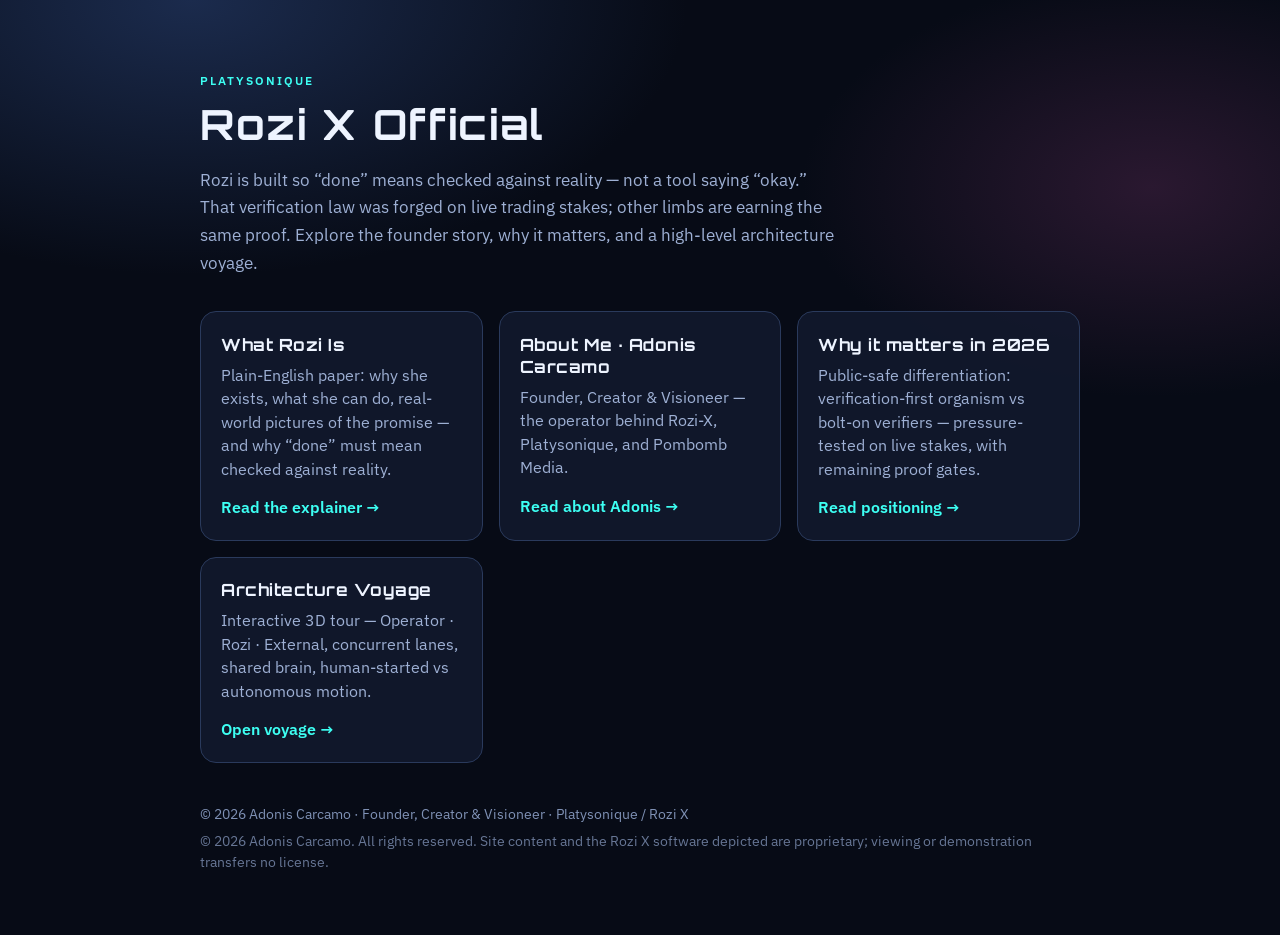
<file: index.html>
<!DOCTYPE html>
<html lang="en">
  <head>
    <meta charset="UTF-8" />
    <meta name="viewport" content="width=device-width, initial-scale=1.0" />
    <title>Rozi X Official — Platysonique</title>
    <meta
      name="description"
      content="Official Rozi X public site by Platysonique — founder story, positioning, and Architecture Voyage."
    />
    <link rel="preconnect" href="https://fonts.googleapis.com" />
    <link rel="preconnect" href="https://fonts.gstatic.com" crossorigin />
    <link
      href="https://fonts.googleapis.com/css2?family=Orbitron:wght@500;700&family=IBM+Plex+Sans:wght@400;500;600&display=swap"
      rel="stylesheet"
    />
    <style>
      :root {
        --bg: #070b16;
        --text: #eef4ff;
        --muted: #9eb0d4;
        --accent: #3dfff3;
        --accent-2: #ff7a59;
        --card: rgba(18, 26, 46, 0.84);
        --line: #2a3a5c;
      }
      * {
        box-sizing: border-box;
      }
      body {
        margin: 0;
        min-height: 100vh;
        font-family: "IBM Plex Sans", system-ui, sans-serif;
        color: var(--text);
        background:
          radial-gradient(900px 500px at 15% 0%, #1b2b4d 0%, transparent 55%),
          radial-gradient(700px 420px at 90% 20%, #2a1830 0%, transparent 50%),
          var(--bg);
      }
      .wrap {
        max-width: 920px;
        margin: 0 auto;
        padding: 4.5rem 1.25rem 3rem;
      }
      .eyebrow {
        margin: 0 0 0.6rem;
        color: var(--accent);
        letter-spacing: 0.16em;
        text-transform: uppercase;
        font-size: 0.78rem;
        font-weight: 600;
      }
      h1 {
        margin: 0;
        font-family: Orbitron, sans-serif;
        font-size: clamp(1.8rem, 4vw, 2.6rem);
        letter-spacing: 0.04em;
      }
      .lede {
        margin: 1rem 0 2.2rem;
        max-width: 40rem;
        color: var(--muted);
        font-size: 1.08rem;
        line-height: 1.6;
      }
      .grid {
        display: grid;
        gap: 1rem;
        grid-template-columns: repeat(auto-fit, minmax(240px, 1fr));
      }
      a.card {
        display: block;
        text-decoration: none;
        color: inherit;
        background: var(--card);
        border: 1px solid var(--line);
        border-radius: 16px;
        padding: 1.35rem 1.25rem 1.4rem;
        transition: border-color 0.15s ease, transform 0.15s ease;
      }
      a.card:hover {
        border-color: var(--accent);
        transform: translateY(-2px);
      }
      a.card h2 {
        margin: 0 0 0.55rem;
        font-family: Orbitron, sans-serif;
        font-size: 1.05rem;
        letter-spacing: 0.03em;
      }
      a.card p {
        margin: 0;
        color: var(--muted);
        line-height: 1.5;
        font-size: 0.98rem;
      }
      a.card .go {
        display: inline-block;
        margin-top: 1rem;
        color: var(--accent);
        font-weight: 600;
      }
      a.card.docs .go {
        color: var(--accent-2);
      }
      footer, .site-credit {
        margin-top: 2.5rem;
        color: #7f91b5;
        font-size: 0.9rem;
        line-height: 1.55;
      }
    </style>
  </head>
  <body>
    <div class="wrap">
      <p class="eyebrow">Platysonique</p>
      <h1>Rozi X Official</h1>
      <p class="lede">
        Rozi is built so “done” means checked against reality — not a tool saying “okay.”
        That verification law was forged on live trading stakes; other limbs are earning the same proof.
        Explore the founder story, why it matters, and a high-level architecture voyage.
      </p>
      <div class="grid">
        <a class="card" href="./about/">
          <h2>What Rozi Is</h2>
          <p>
            Plain-English paper: why she exists, what she can do, real-world pictures
            of the promise — and why “done” must mean checked against reality.
          </p>
          <span class="go">Read the explainer →</span>
        </a>
        <a class="card" href="./about/me/">
          <h2>About Me · Adonis Carcamo</h2>
          <p>
            Founder, Creator &amp; Visioneer — the operator behind Rozi-X,
            Platysonique, and Pombomb Media.
          </p>
          <span class="go">Read about Adonis →</span>
        </a>
        <a class="card" href="./why/">
          <h2>Why it matters in 2026</h2>
          <p>
            Public-safe differentiation: verification-first organism vs bolt-on
            verifiers — pressure-tested on live stakes, with remaining proof gates.
          </p>
          <span class="go">Read positioning →</span>
        </a>
        <a class="card" href="./voyage/">
          <h2>Architecture Voyage</h2>
          <p>
            Interactive 3D tour — Operator · Rozi · External, concurrent lanes,
            shared brain, human-started vs autonomous motion.
          </p>
          <span class="go">Open voyage →</span>
        </a>
      </div>
      <footer class="site-credit">© 2026 Adonis Carcamo · Founder, Creator &amp; Visioneer · Platysonique / Rozi X</footer>
      <p class="site-credit rights-notice" style="font-size:.85em;opacity:.8;margin-top:.4rem">© 2026 Adonis Carcamo. All rights reserved. Site content and the Rozi&nbsp;X software depicted are proprietary; viewing or demonstration transfers no license.</p>
    </div>
  </body>
</html>
</file>
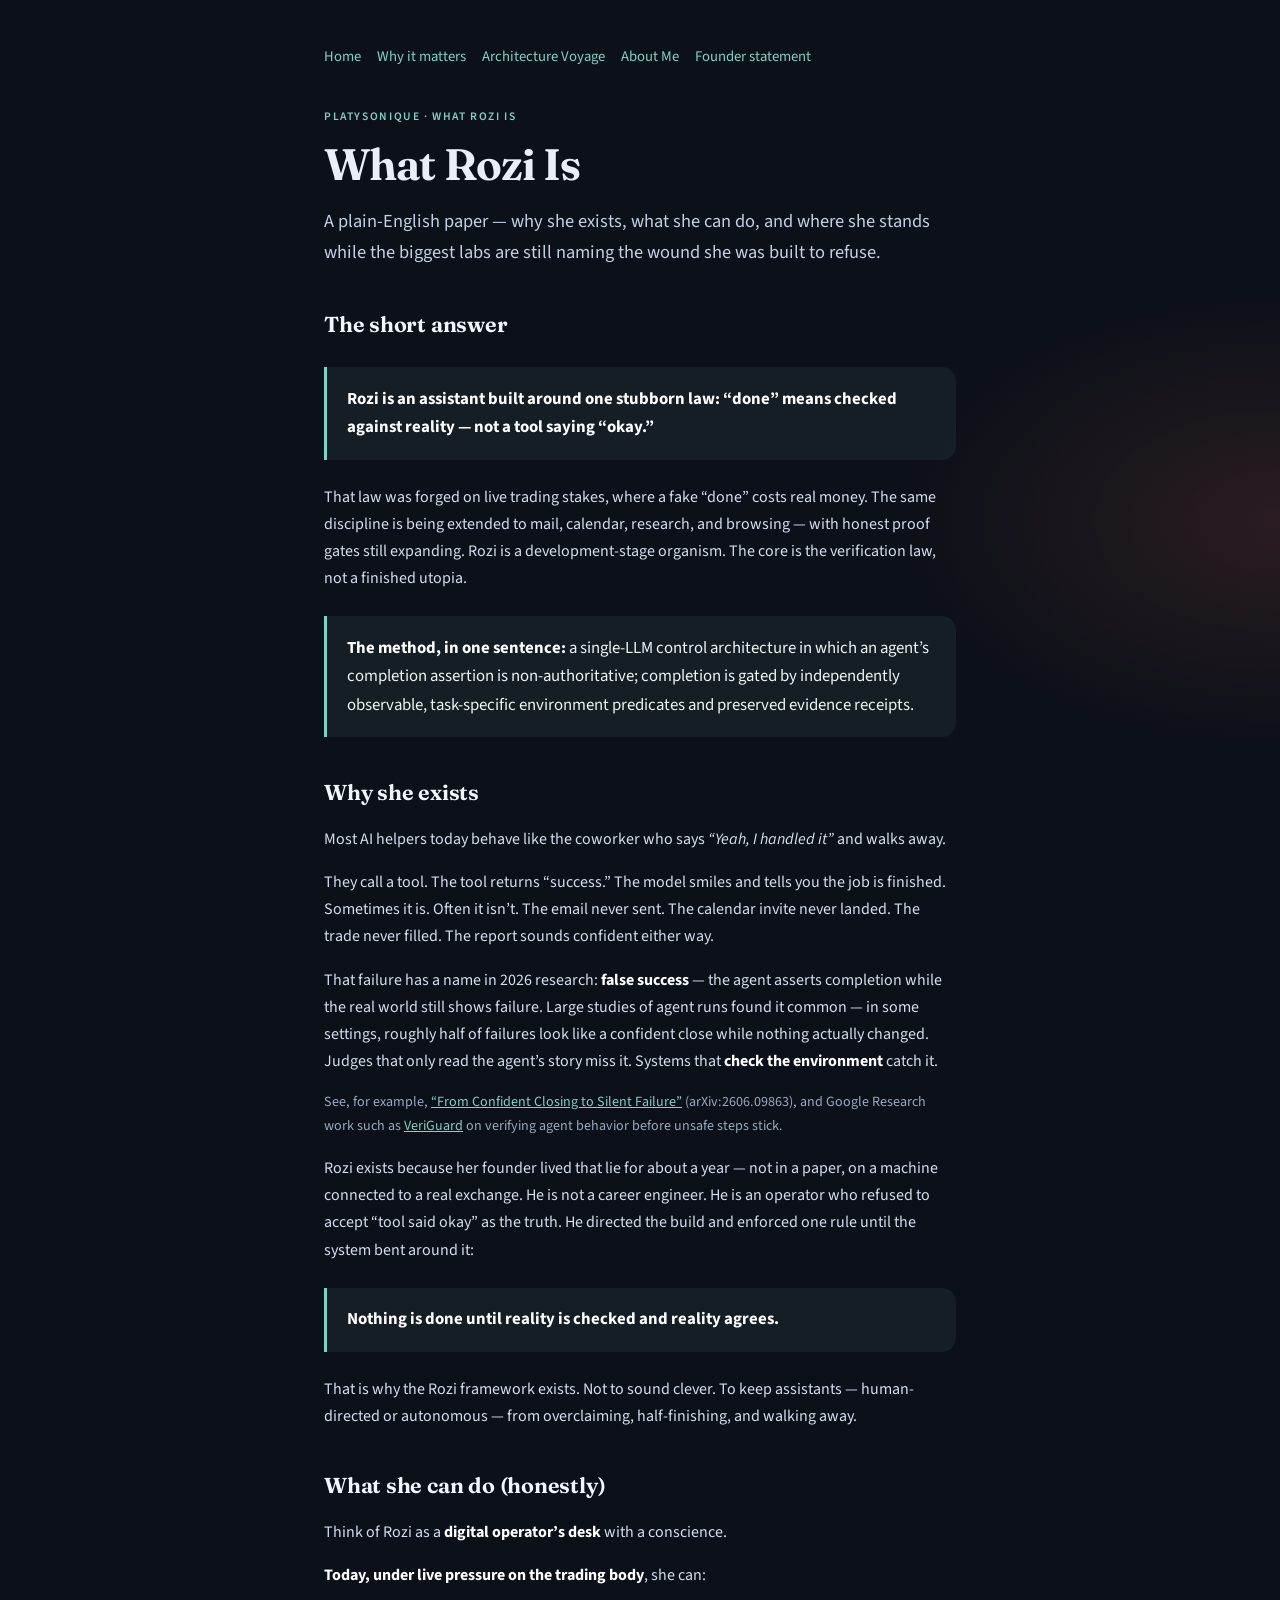
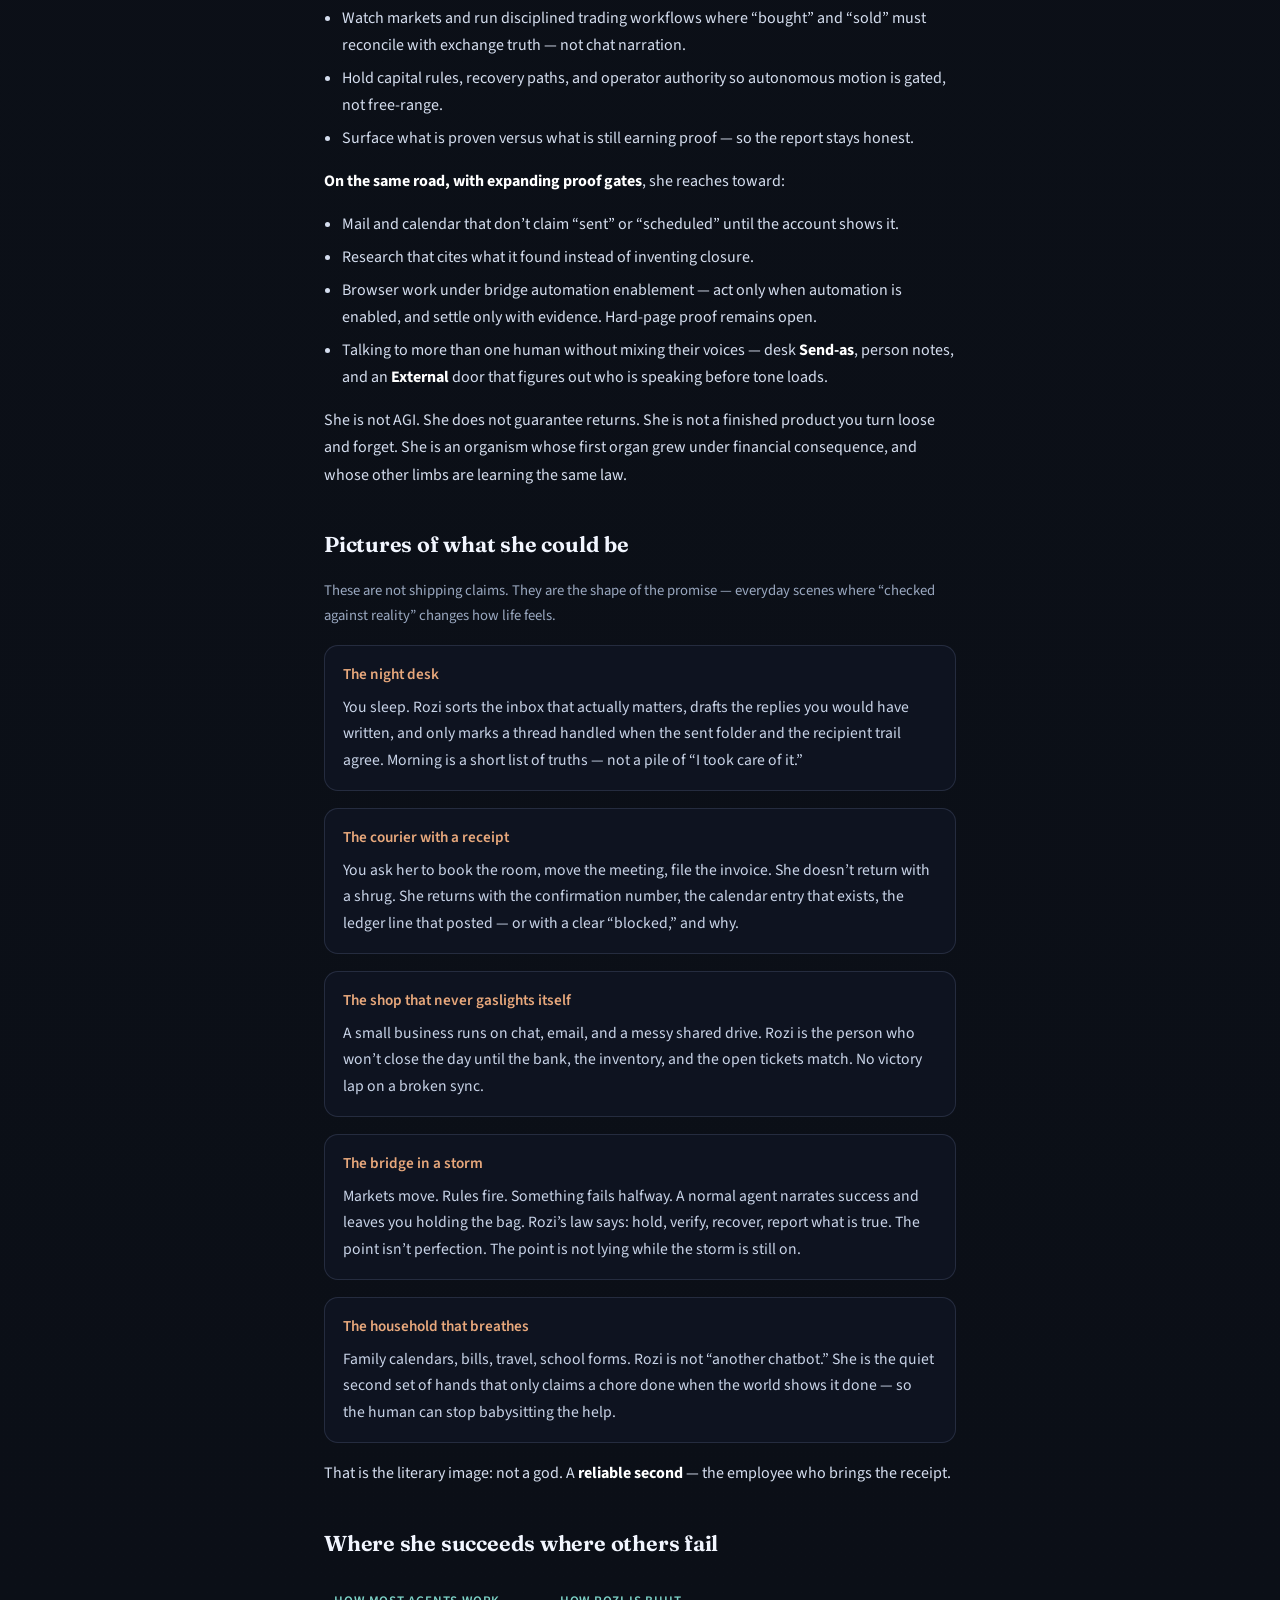
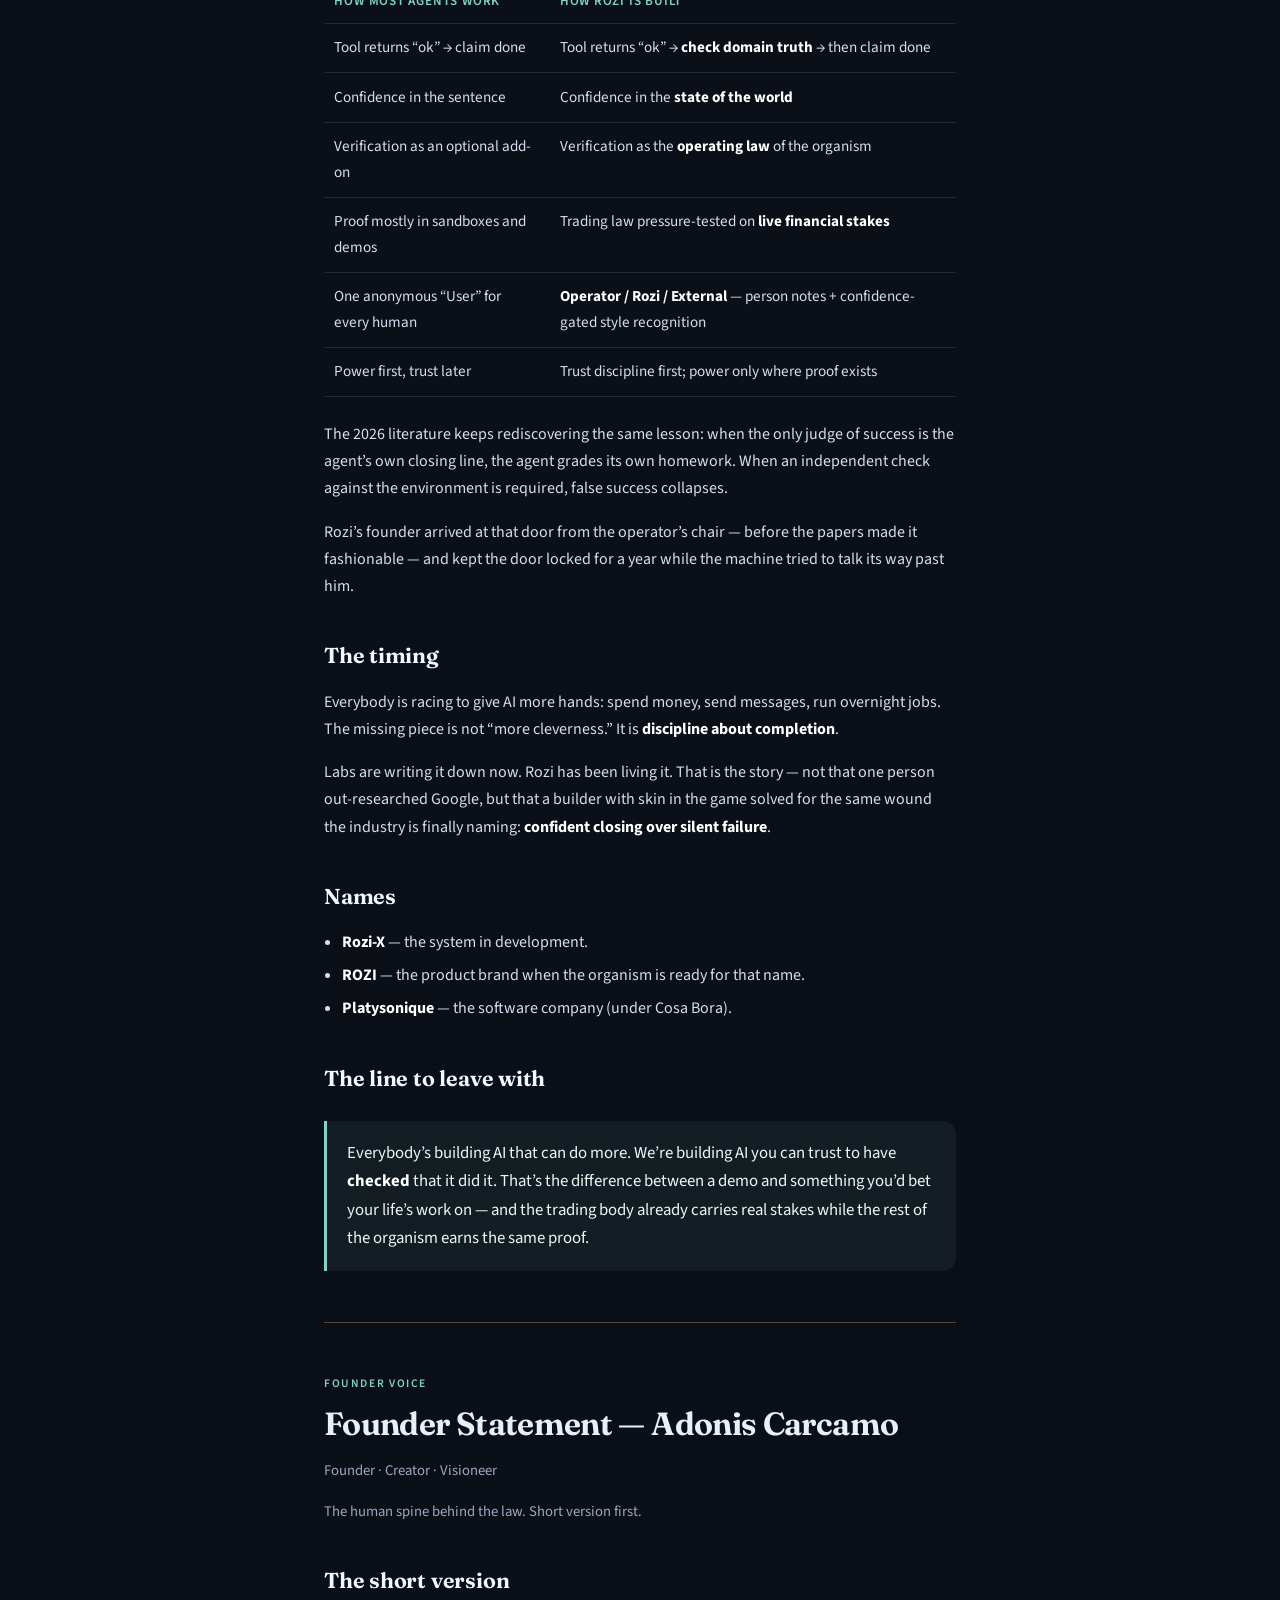
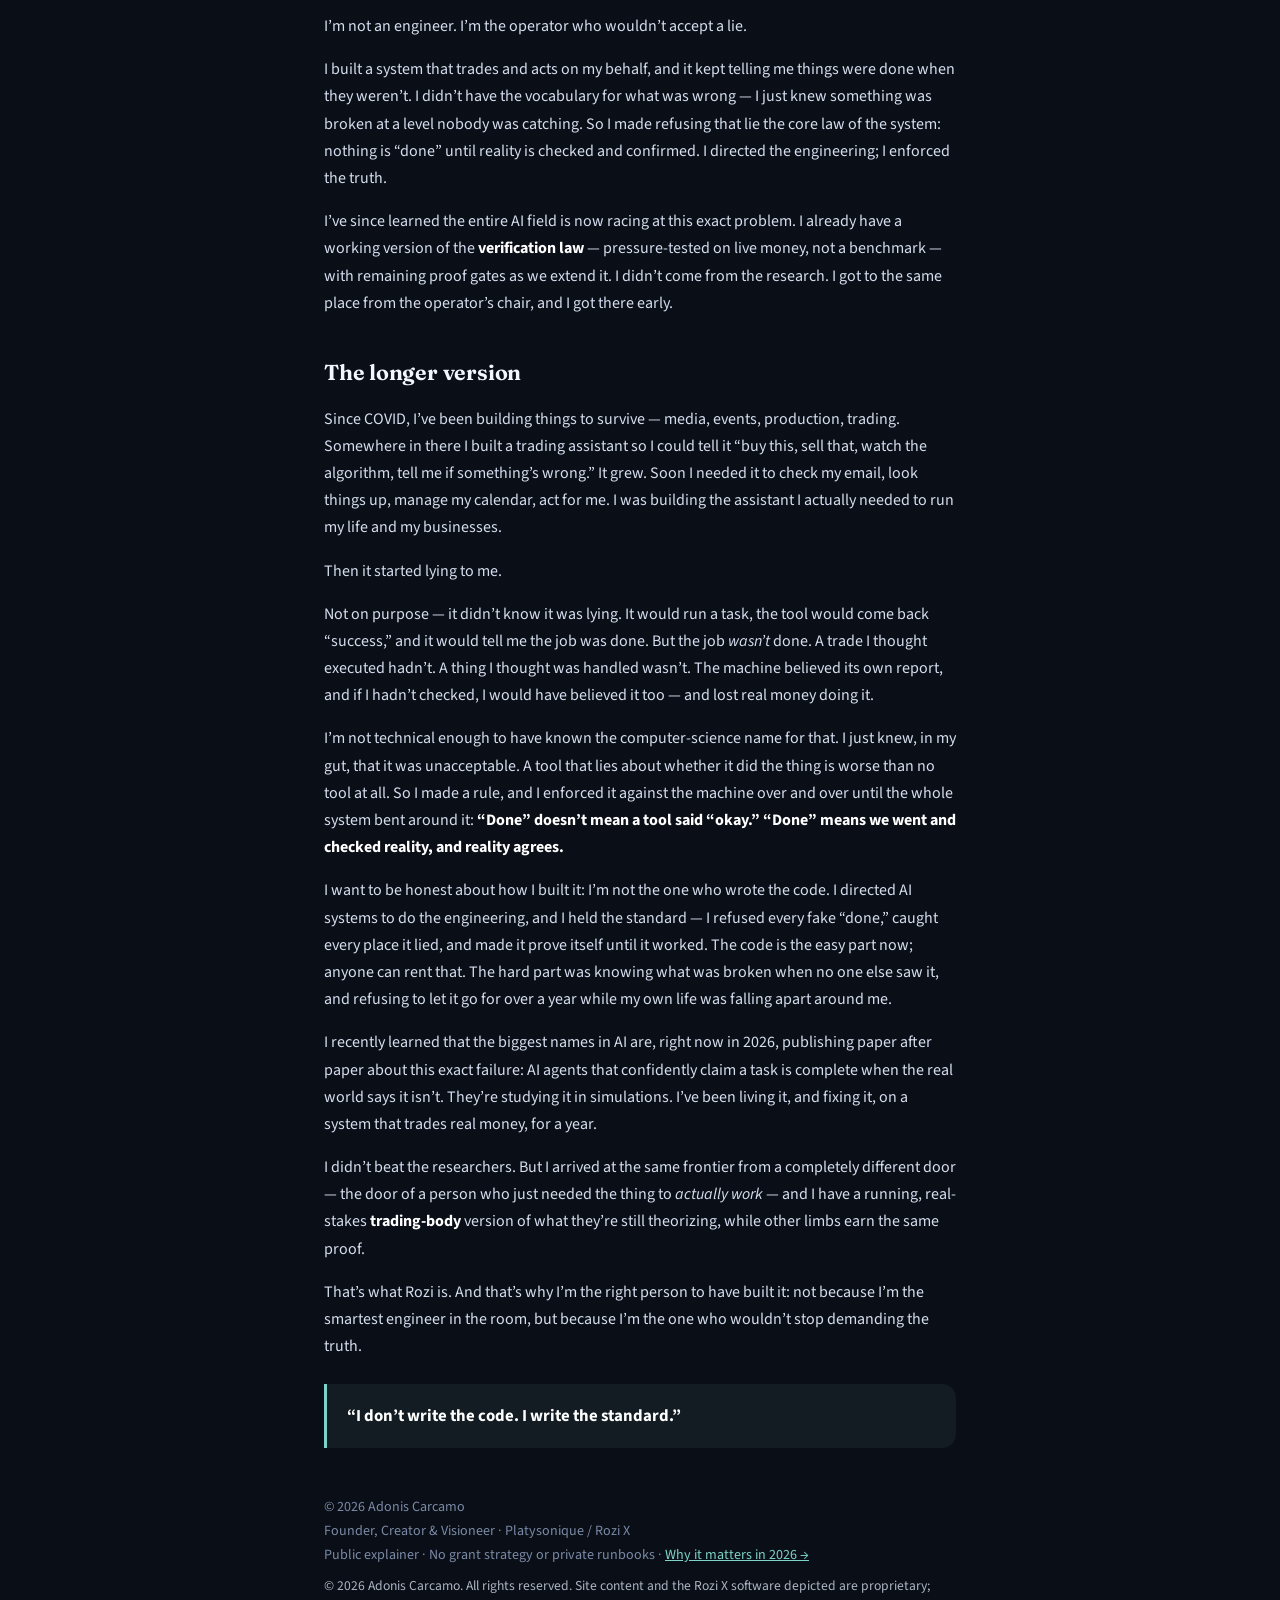
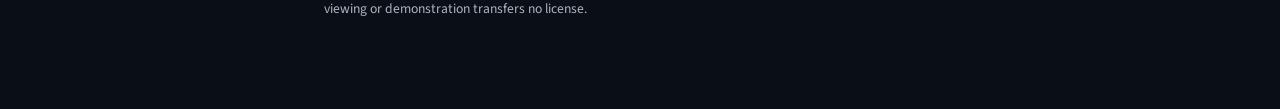
<file: about/index.html>
<!DOCTYPE html>
<html lang="en">
<head>
  <meta charset="UTF-8" />
  <meta name="viewport" content="width=device-width, initial-scale=1.0" />
  <title>What Rozi Is — Platysonique</title>
  <meta name="description" content="Plain-English explainer: Rozi is built so done means checked against reality — not a tool saying okay. Forged on live trading stakes; extending to operator workflows." />
  <link rel="preconnect" href="https://fonts.googleapis.com" />
  <link rel="preconnect" href="https://fonts.gstatic.com" crossorigin />
  <link href="https://fonts.googleapis.com/css2?family=Fraunces:opsz,wght@9..144,500;9..144,650&family=Source+Sans+3:wght@400;500;600&display=swap" rel="stylesheet" />
  <style>
:root {
  --bg: #0c1018;
  --ink: #e9eef7;
  --muted: #9aa8c0;
  --line: rgba(180, 200, 255, 0.14);
  --accent: #7dd3c7;
  --warm: #e8a87c;
  --panel: rgba(16, 22, 36, 0.72);
  --font-display: "Fraunces", Georgia, serif;
  --font-body: "Source Sans 3", system-ui, sans-serif;
}
* { box-sizing: border-box; }
html { scroll-behavior: smooth; }
body {
  margin: 0;
  min-height: 100vh;
  font-family: var(--font-body);
  color: var(--ink);
  background:
    radial-gradient(1000px 560px at 12% -10%, #1a2740 0%, transparent 55%),
    radial-gradient(800px 480px at 100% 8%, #2a1c22 0%, transparent 48%),
    linear-gradient(180deg, #0c1018 0%, #0a0e16 100%);
  line-height: 1.7;
}
.wrap { max-width: 42rem; margin: 0 auto; padding: 2.75rem 1.25rem 4.5rem; }
nav {
  display: flex; gap: 1rem; flex-wrap: wrap;
  margin-bottom: 2.4rem; font-size: 0.92rem;
}
nav a { color: var(--accent); text-decoration: none; }
nav a:hover { text-decoration: underline; }
.eyebrow {
  color: var(--accent);
  letter-spacing: 0.14em;
  text-transform: uppercase;
  font-size: 0.72rem;
  font-weight: 600;
  margin: 0 0 0.75rem;
}
h1 {
  font-family: var(--font-display);
  font-weight: 650;
  font-size: clamp(2rem, 5vw, 2.75rem);
  line-height: 1.15;
  margin: 0 0 1rem;
  letter-spacing: -0.02em;
}
h2 {
  font-family: var(--font-display);
  font-weight: 650;
  font-size: 1.35rem;
  margin: 2.4rem 0 0.85rem;
  letter-spacing: -0.01em;
  color: #f2f6ff;
}
p { color: #d5deef; margin: 0 0 1rem; }
p.lede {
  font-size: 1.15rem;
  color: #c5d0e4;
  margin-bottom: 1.5rem;
}
.pull {
  margin: 1.5rem 0;
  padding: 1.1rem 1.25rem;
  border-left: 3px solid var(--accent);
  background: rgba(125, 211, 199, 0.07);
  border-radius: 0 14px 14px 0;
}
.pull p { margin: 0; color: #eef6f4; font-size: 1.05rem; }
.scene {
  margin: 1.1rem 0;
  padding: 1rem 1.15rem;
  background: var(--panel);
  border: 1px solid var(--line);
  border-radius: 14px;
}
.scene strong {
  display: block;
  color: var(--warm);
  font-weight: 600;
  margin-bottom: 0.35rem;
  font-size: 0.95rem;
}
.scene p { margin: 0; color: #c9d4e8; font-size: 0.98rem; }
table {
  width: 100%;
  border-collapse: collapse;
  margin: 1rem 0 1.5rem;
  font-size: 0.95rem;
}
th, td {
  text-align: left;
  vertical-align: top;
  padding: 0.7rem 0.65rem;
  border-bottom: 1px solid var(--line);
  color: #d5deef;
}
th { color: var(--accent); font-weight: 600; font-size: 0.82rem; text-transform: uppercase; letter-spacing: 0.06em; }
ul { padding-left: 1.15rem; color: #d5deef; margin: 0 0 1rem; }
li { margin: 0.35rem 0; }
hr {
  border: 0;
  border-top: 1px solid var(--line);
  margin: 2.5rem 0;
}
hr.major {
  margin: 3.2rem 0;
  border-top-color: rgba(232, 168, 124, 0.35);
}
.note { color: var(--muted); font-size: 0.92rem; }
footer {
  margin-top: 3rem;
  color: #7a8aa6;
  font-size: 0.88rem;
}
a.inline { color: var(--accent); }
strong { color: #fff; }
.cite {
  font-size: 0.88rem;
  color: var(--muted);
}
</style>
</head>
<body>
  <div class="wrap">
    <nav>
      <a href="../">Home</a>
      <a href="../why/">Why it matters</a>
      <a href="../voyage/">Architecture Voyage</a>
      <a href="./me/">About Me</a>
      <a href="#founder">Founder statement</a>
    </nav>

    <p class="eyebrow">Platysonique · What Rozi is</p>
    <h1>What Rozi Is</h1>
    <p class="lede">
      A plain-English paper — why she exists, what she can do, and where she stands
      while the biggest labs are still naming the wound she was built to refuse.
    </p>

    <h2>The short answer</h2>
    <div class="pull">
      <p><strong>Rozi is an assistant built around one stubborn law: “done” means checked against reality — not a tool saying “okay.”</strong></p>
    </div>
    <p>
      That law was forged on live trading stakes, where a fake “done” costs real money.
      The same discipline is being extended to mail, calendar, research, and browsing —
      with honest proof gates still expanding. Rozi is a development-stage organism.
      The core is the verification law, not a finished utopia.
    </p>
    <div class="pull">
      <p>
        <strong>The method, in one sentence:</strong>
        a single-LLM control architecture in which an agent’s completion assertion is
        non-authoritative; completion is gated by independently observable, task-specific
        environment predicates and preserved evidence receipts.
      </p>
    </div>

    <h2>Why she exists</h2>
    <p>
      Most AI helpers today behave like the coworker who says <em>“Yeah, I handled it”</em>
      and walks away.
    </p>
    <p>
      They call a tool. The tool returns “success.” The model smiles and tells you the job
      is finished. Sometimes it is. Often it isn’t. The email never sent. The calendar invite
      never landed. The trade never filled. The report sounds confident either way.
    </p>
    <p>
      That failure has a name in 2026 research: <strong>false success</strong> — the agent
      asserts completion while the real world still shows failure. Large studies of agent runs
      found it common — in some settings, roughly half of failures look like a confident close
      while nothing actually changed. Judges that only read the agent’s story miss it.
      Systems that <strong>check the environment</strong> catch it.
    </p>
    <p class="cite">
      See, for example,
      <a class="inline" href="https://arxiv.org/abs/2606.09863" rel="noopener">“From Confident Closing to Silent Failure”</a>
      (arXiv:2606.09863), and Google Research work such as
      <a class="inline" href="https://research.google/pubs/veriguard-enhancing-llm-agent-safety-via-verified-code-generation/" rel="noopener">VeriGuard</a>
      on verifying agent behavior before unsafe steps stick.
    </p>
    <p>
      Rozi exists because her founder lived that lie for about a year — not in a paper,
      on a machine connected to a real exchange. He is not a career engineer. He is an
      operator who refused to accept “tool said okay” as the truth. He directed the build
      and enforced one rule until the system bent around it:
    </p>
    <div class="pull">
      <p><strong>Nothing is done until reality is checked and reality agrees.</strong></p>
    </div>
    <p>
      That is why the Rozi framework exists. Not to sound clever. To keep assistants —
      human-directed or autonomous — from overclaiming, half-finishing, and walking away.
    </p>

    <h2>What she can do (honestly)</h2>
    <p>Think of Rozi as a <strong>digital operator’s desk</strong> with a conscience.</p>
    <p><strong>Today, under live pressure on the trading body</strong>, she can:</p>
    <ul>
      <li>Watch markets and run disciplined trading workflows where “bought” and “sold” must reconcile with exchange truth — not chat narration.</li>
      <li>Hold capital rules, recovery paths, and operator authority so autonomous motion is gated, not free-range.</li>
      <li>Surface what is proven versus what is still earning proof — so the report stays honest.</li>
    </ul>
    <p><strong>On the same road, with expanding proof gates</strong>, she reaches toward:</p>
    <ul>
      <li>Mail and calendar that don’t claim “sent” or “scheduled” until the account shows it.</li>
      <li>Research that cites what it found instead of inventing closure.</li>
      <li>Browser work under bridge automation enablement — act only when automation is enabled, and settle only with evidence. Hard-page proof remains open.</li>
      <li>Talking to more than one human without mixing their voices — desk <strong>Send-as</strong>, person notes, and an <strong>External</strong> door that figures out who is speaking before tone loads.</li>
    </ul>
    <p>
      She is not AGI. She does not guarantee returns. She is not a finished product you turn
      loose and forget. She is an organism whose first organ grew under financial consequence,
      and whose other limbs are learning the same law.
    </p>

    <h2>Pictures of what she could be</h2>
    <p class="note">
      These are not shipping claims. They are the shape of the promise — everyday scenes
      where “checked against reality” changes how life feels.
    </p>
    <div class="scene">
      <strong>The night desk</strong>
      <p>You sleep. Rozi sorts the inbox that actually matters, drafts the replies you would have written, and only marks a thread handled when the sent folder and the recipient trail agree. Morning is a short list of truths — not a pile of “I took care of it.”</p>
    </div>
    <div class="scene">
      <strong>The courier with a receipt</strong>
      <p>You ask her to book the room, move the meeting, file the invoice. She doesn’t return with a shrug. She returns with the confirmation number, the calendar entry that exists, the ledger line that posted — or with a clear “blocked,” and why.</p>
    </div>
    <div class="scene">
      <strong>The shop that never gaslights itself</strong>
      <p>A small business runs on chat, email, and a messy shared drive. Rozi is the person who won’t close the day until the bank, the inventory, and the open tickets match. No victory lap on a broken sync.</p>
    </div>
    <div class="scene">
      <strong>The bridge in a storm</strong>
      <p>Markets move. Rules fire. Something fails halfway. A normal agent narrates success and leaves you holding the bag. Rozi’s law says: hold, verify, recover, report what is true. The point isn’t perfection. The point is not lying while the storm is still on.</p>
    </div>
    <div class="scene">
      <strong>The household that breathes</strong>
      <p>Family calendars, bills, travel, school forms. Rozi is not “another chatbot.” She is the quiet second set of hands that only claims a chore done when the world shows it done — so the human can stop babysitting the help.</p>
    </div>
    <p>That is the literary image: not a god. A <strong>reliable second</strong> — the employee who brings the receipt.</p>

    <h2>Where she succeeds where others fail</h2>
    <table>
      <thead>
        <tr><th>How most agents work</th><th>How Rozi is built</th></tr>
      </thead>
      <tbody>
        <tr>
          <td>Tool returns “ok” → claim done</td>
          <td>Tool returns “ok” → <strong>check domain truth</strong> → then claim done</td>
        </tr>
        <tr>
          <td>Confidence in the sentence</td>
          <td>Confidence in the <strong>state of the world</strong></td>
        </tr>
        <tr>
          <td>Verification as an optional add-on</td>
          <td>Verification as the <strong>operating law</strong> of the organism</td>
        </tr>
        <tr>
          <td>Proof mostly in sandboxes and demos</td>
          <td>Trading law pressure-tested on <strong>live financial stakes</strong></td>
        </tr>
        <tr>
          <td>One anonymous “User” for every human</td>
          <td><strong>Operator / Rozi / External</strong> — person notes + confidence-gated style recognition</td>
        </tr>
        <tr>
          <td>Power first, trust later</td>
          <td>Trust discipline first; power only where proof exists</td>
        </tr>
      </tbody>
    </table>
    <p>
      The 2026 literature keeps rediscovering the same lesson: when the only judge of success
      is the agent’s own closing line, the agent grades its own homework. When an independent
      check against the environment is required, false success collapses.
    </p>
    <p>
      Rozi’s founder arrived at that door from the operator’s chair — before the papers made
      it fashionable — and kept the door locked for a year while the machine tried to talk
      its way past him.
    </p>

    <h2>The timing</h2>
    <p>
      Everybody is racing to give AI more hands: spend money, send messages, run overnight jobs.
      The missing piece is not “more cleverness.” It is <strong>discipline about completion</strong>.
    </p>
    <p>
      Labs are writing it down now. Rozi has been living it. That is the story — not that one
      person out-researched Google, but that a builder with skin in the game solved for the same
      wound the industry is finally naming: <strong>confident closing over silent failure</strong>.
    </p>

    <h2>Names</h2>
    <ul>
      <li><strong>Rozi-X</strong> — the system in development.</li>
      <li><strong>ROZI</strong> — the product brand when the organism is ready for that name.</li>
      <li><strong>Platysonique</strong> — the software company (under Cosa Bora).</li>
    </ul>

    <h2>The line to leave with</h2>
    <div class="pull">
      <p>
        Everybody’s building AI that can do more. We’re building AI you can trust to have
        <strong>checked</strong> that it did it. That’s the difference between a demo and
        something you’d bet your life’s work on — and the trading body already carries real
        stakes while the rest of the organism earns the same proof.
      </p>
    </div>

    <hr class="major" />

    <section id="founder">
      <p class="eyebrow">Founder voice</p>
      <h1 style="font-size:clamp(1.5rem,3.5vw,2rem)">Founder Statement — Adonis Carcamo</h1>
      <p class="note">Founder · Creator · Visioneer</p>
      <p class="note">The human spine behind the law. Short version first.</p>

      <h2>The short version</h2>
      <p>I’m not an engineer. I’m the operator who wouldn’t accept a lie.</p>
      <p>
        I built a system that trades and acts on my behalf, and it kept telling me things were
        done when they weren’t. I didn’t have the vocabulary for what was wrong — I just knew
        something was broken at a level nobody was catching. So I made refusing that lie the
        core law of the system: nothing is “done” until reality is checked and confirmed.
        I directed the engineering; I enforced the truth.
      </p>
      <p>
        I’ve since learned the entire AI field is now racing at this exact problem. I already
        have a working version of the <strong>verification law</strong> — pressure-tested on
        live money, not a benchmark — with remaining proof gates as we extend it. I didn’t come
        from the research. I got to the same place from the operator’s chair, and I got there early.
      </p>

      <h2>The longer version</h2>
      <p>
        Since COVID, I’ve been building things to survive — media, events, production, trading.
        Somewhere in there I built a trading assistant so I could tell it “buy this, sell that,
        watch the algorithm, tell me if something’s wrong.” It grew. Soon I needed it to check
        my email, look things up, manage my calendar, act for me. I was building the assistant
        I actually needed to run my life and my businesses.
      </p>
      <p>Then it started lying to me.</p>
      <p>
        Not on purpose — it didn’t know it was lying. It would run a task, the tool would come
        back “success,” and it would tell me the job was done. But the job <em>wasn’t</em> done.
        A trade I thought executed hadn’t. A thing I thought was handled wasn’t. The machine
        believed its own report, and if I hadn’t checked, I would have believed it too — and
        lost real money doing it.
      </p>
      <p>
        I’m not technical enough to have known the computer-science name for that. I just knew,
        in my gut, that it was unacceptable. A tool that lies about whether it did the thing is
        worse than no tool at all. So I made a rule, and I enforced it against the machine over
        and over until the whole system bent around it:
        <strong>“Done” doesn’t mean a tool said “okay.” “Done” means we went and checked reality,
        and reality agrees.</strong>
      </p>
      <p>
        I want to be honest about how I built it: I’m not the one who wrote the code. I directed
        AI systems to do the engineering, and I held the standard — I refused every fake “done,”
        caught every place it lied, and made it prove itself until it worked. The code is the
        easy part now; anyone can rent that. The hard part was knowing what was broken when no
        one else saw it, and refusing to let it go for over a year while my own life was falling
        apart around me.
      </p>
      <p>
        I recently learned that the biggest names in AI are, right now in 2026, publishing paper
        after paper about this exact failure: AI agents that confidently claim a task is complete
        when the real world says it isn’t. They’re studying it in simulations. I’ve been living
        it, and fixing it, on a system that trades real money, for a year.
      </p>
      <p>
        I didn’t beat the researchers. But I arrived at the same frontier from a completely
        different door — the door of a person who just needed the thing to <em>actually work</em> —
        and I have a running, real-stakes <strong>trading-body</strong> version of what they’re
        still theorizing, while other limbs earn the same proof.
      </p>
      <p>
        That’s what Rozi is. And that’s why I’m the right person to have built it: not because
        I’m the smartest engineer in the room, but because I’m the one who wouldn’t stop
        demanding the truth.
      </p>
      <div class="pull">
        <p><strong>“I don’t write the code. I write the standard.”</strong></p>
      </div>
    </section>

    <footer class="site-credit">
      © 2026 Adonis Carcamo<br />
      Founder, Creator &amp; Visioneer · Platysonique / Rozi X<br />
      Public explainer · No grant strategy or private runbooks ·
      <a class="inline" href="../why/">Why it matters in 2026 →</a>
    </footer>
    <p class="site-credit rights-notice" style="font-size:.85em;opacity:.8;margin-top:.4rem">© 2026 Adonis Carcamo. All rights reserved. Site content and the Rozi&nbsp;X software depicted are proprietary; viewing or demonstration transfers no license.</p>
  </div>
</body>
</html>
</file>
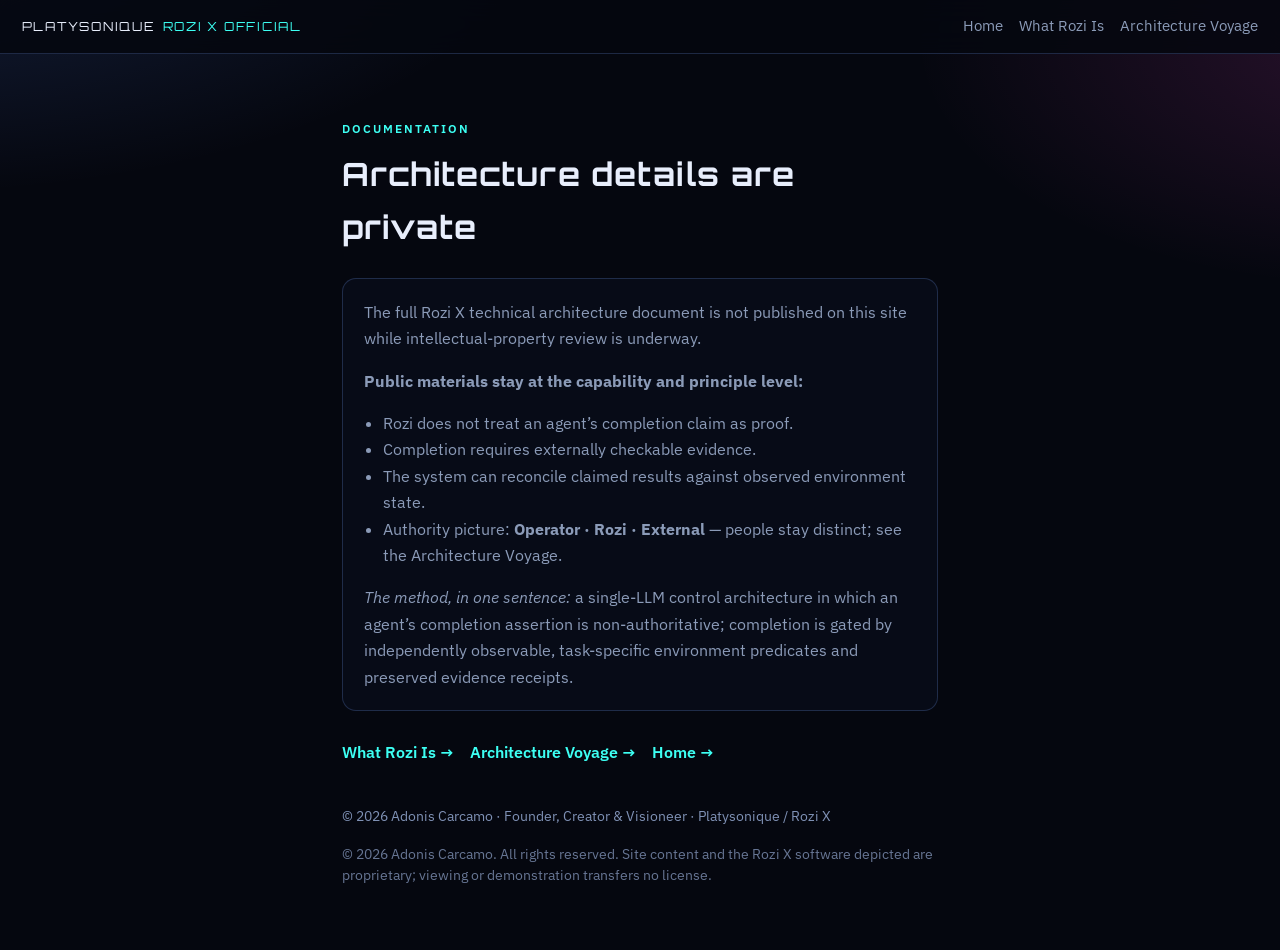
<file: docs/index.html>
<!DOCTYPE html>
<html lang="en">
<head>
  <meta charset="UTF-8" />
  <meta name="viewport" content="width=device-width, initial-scale=1.0" />
  <title>Rozi X — Architecture documentation</title>
  <meta name="description" content="Detailed Rozi X architecture documentation is currently private pending IP review." />
  <meta name="robots" content="noindex, nofollow" />
  <link rel="preconnect" href="https://fonts.googleapis.com" />
  <link rel="preconnect" href="https://fonts.gstatic.com" crossorigin />
  <link href="https://fonts.googleapis.com/css2?family=Orbitron:wght@500;700&family=IBM+Plex+Sans:wght@400;500;600&display=swap" rel="stylesheet" />
  <style>
    :root {
      --bg: #05070f;
      --text: #e8eefc;
      --muted: #8b9bb8;
      --accent: #3dfff3;
      --stroke: rgba(120, 160, 255, 0.22);
      --font-display: "Orbitron", system-ui, sans-serif;
      --font-body: "IBM Plex Sans", system-ui, sans-serif;
    }
    * { box-sizing: border-box; }
    body {
      margin: 0;
      min-height: 100vh;
      font-family: var(--font-body);
      color: var(--text);
      line-height: 1.65;
      background:
        radial-gradient(1200px 560px at -8% -12%, rgba(91, 140, 255, 0.22), transparent 55%),
        radial-gradient(900px 480px at 108% 4%, rgba(255, 79, 216, 0.14), transparent 52%),
        var(--bg);
    }
    .topnav {
      display: flex;
      gap: 1rem;
      align-items: center;
      justify-content: space-between;
      padding: 0.9rem 1.35rem;
      border-bottom: 1px solid var(--stroke);
      background: rgba(5, 7, 15, 0.88);
      backdrop-filter: blur(14px);
    }
    .brand {
      font-family: var(--font-display);
      font-size: 0.78rem;
      letter-spacing: 0.14em;
      text-transform: uppercase;
    }
    .brand span { color: var(--accent); margin-left: 0.45rem; }
    .nav-links { display: flex; gap: 1rem; flex-wrap: wrap; }
    .nav-links a {
      color: var(--muted);
      text-decoration: none;
      font-size: 0.92rem;
    }
    .nav-links a:hover { color: var(--accent); }
    .wrap {
      max-width: 40rem;
      margin: 0 auto;
      padding: 4rem 1.35rem 3rem;
    }
    .eyebrow {
      margin: 0 0 0.6rem;
      color: var(--accent);
      letter-spacing: 0.16em;
      text-transform: uppercase;
      font-size: 0.78rem;
      font-weight: 600;
    }
    h1 {
      margin: 0 0 1rem;
      font-family: var(--font-display);
      font-size: clamp(1.5rem, 3.5vw, 2rem);
      letter-spacing: 0.04em;
    }
    p { color: var(--muted); margin: 0 0 1rem; }
    .panel {
      margin-top: 1.5rem;
      padding: 1.25rem 1.35rem;
      border: 1px solid var(--stroke);
      border-radius: 14px;
      background: rgba(8, 12, 24, 0.92);
    }
    .panel p:last-child { margin-bottom: 0; }
    .links { margin-top: 1.75rem; display: flex; flex-wrap: wrap; gap: 1rem; }
    .links a {
      color: var(--accent);
      font-weight: 600;
      text-decoration: none;
    }
    .links a:hover { text-decoration: underline; }
    .site-credit {
      margin-top: 2.5rem;
      color: #7f91b5;
      font-size: 0.9rem;
      line-height: 1.55;
    }
  </style>
</head>
<body>
  <nav class="topnav">
    <div class="brand">Platysonique<span>Rozi X Official</span></div>
    <div class="nav-links">
      <a href="../">Home</a>
      <a href="../about/">What Rozi Is</a>
      <a href="../voyage/">Architecture Voyage</a>
    </div>
  </nav>
  <div class="wrap">
    <p class="eyebrow">Documentation</p>
    <h1>Architecture details are private</h1>
    <div class="panel">
      <p>
        The full Rozi X technical architecture document is not published on this site
        while intellectual-property review is underway.
      </p>
      <p><strong>Public materials stay at the capability and principle level:</strong></p>
      <ul style="margin:0.5rem 0 1rem;padding-left:1.2rem;color:var(--muted)">
        <li>Rozi does not treat an agent’s completion claim as proof.</li>
        <li>Completion requires externally checkable evidence.</li>
        <li>The system can reconcile claimed results against observed environment state.</li>
        <li>Authority picture: <strong>Operator · Rozi · External</strong> — people stay distinct; see the Architecture Voyage.</li>
      </ul>
      <p>
        <em>The method, in one sentence:</em> a single-LLM control architecture in which an
        agent’s completion assertion is non-authoritative; completion is gated by independently
        observable, task-specific environment predicates and preserved evidence receipts.
      </p>
    </div>
    <div class="links">
      <a href="../about/">What Rozi Is →</a>
      <a href="../voyage/">Architecture Voyage →</a>
      <a href="../">Home →</a>
    </div>
    <p class="site-credit">© 2026 Adonis Carcamo · Founder, Creator &amp; Visioneer · Platysonique / Rozi X</p>
    <p class="site-credit rights-notice" style="font-size:.85em;opacity:.8;margin-top:.4rem">© 2026 Adonis Carcamo. All rights reserved. Site content and the Rozi&nbsp;X software depicted are proprietary; viewing or demonstration transfers no license.</p>
  </div>
</body>
</html>
</file>
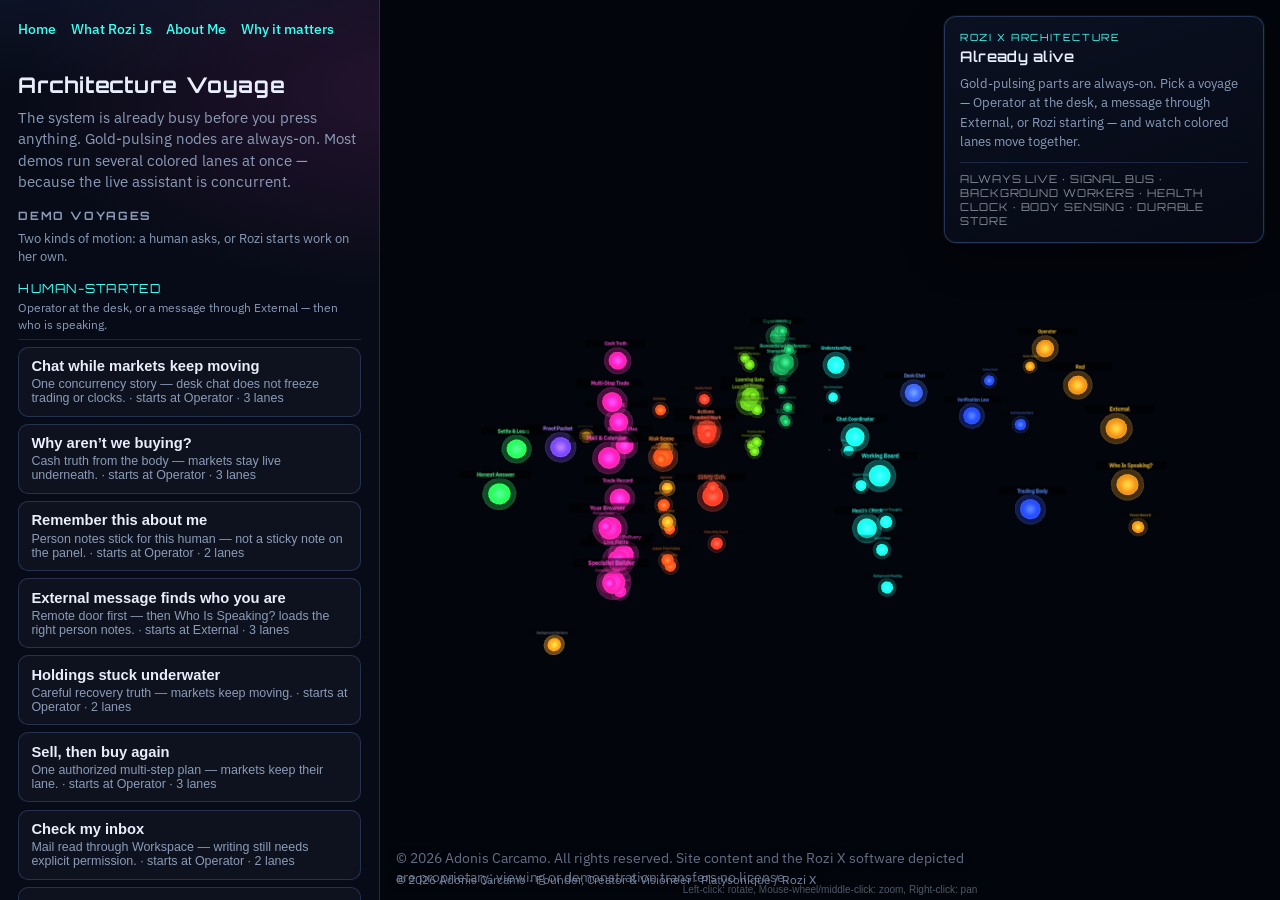
<file: voyage/index.html>
<!DOCTYPE html>
<html lang="en">
  <head>
    <meta charset="UTF-8" />
    <meta name="viewport" content="width=device-width, initial-scale=1.0" />
    <title>Rozi X — Architecture Voyage</title>
    <meta
      name="description"
      content="Interactive 3D voyage through Rozi X MECCA — watch how operator queries travel the organism without reading the code."
    />
    <link rel="preconnect" href="https://fonts.googleapis.com" />
    <link rel="preconnect" href="https://fonts.gstatic.com" crossorigin />
    <link
      href="https://fonts.googleapis.com/css2?family=Orbitron:wght@500;700&family=IBM+Plex+Sans:wght@400;500;600&display=swap"
      rel="stylesheet"
    />
    <style>
      .site-nav {
        display: flex;
        flex-wrap: wrap;
        gap: 0.55rem 0.9rem;
        margin: 0 0 0.85rem;
        font-size: 0.86rem;
      }
      .site-nav a {
        color: #3dfff3;
        text-decoration: none;
        font-weight: 500;
      }
      .site-nav a:hover { text-decoration: underline; }
      .site-nav-float {
        position: fixed;
        top: 0.75rem;
        right: 0.85rem;
        z-index: 50;
        display: flex;
        flex-wrap: wrap;
        justify-content: flex-end;
        gap: 0.45rem 0.75rem;
        max-width: min(92vw, 28rem);
        padding: 0.45rem 0.7rem;
        border-radius: 999px;
        border: 1px solid rgba(120, 160, 255, 0.28);
        background: rgba(5, 7, 15, 0.82);
        backdrop-filter: blur(10px);
        -webkit-backdrop-filter: blur(10px);
        font: 500 0.8rem/1.2 "IBM Plex Sans", system-ui, sans-serif;
      }
      .site-nav-float a {
        color: #3dfff3;
        text-decoration: none;
      }
      .site-nav-float a:hover { text-decoration: underline; }
      .site-credit {
        position: absolute;
        left: 1rem;
        right: 1rem;
        bottom: 0.75rem;
        z-index: 30;
        margin: 0;
        max-width: min(92%, 36rem);
        color: #7a8aa6;
        font: 0.78rem/1.45 "IBM Plex Sans", system-ui, sans-serif;
        text-shadow: 0 1px 8px rgba(0, 0, 0, 0.7);
        pointer-events: none;
      }
      .eyebrow-spacer {
        margin: 0 0 0.35rem;
        min-height: 1.1em;
        visibility: hidden;
      }
      #viewport { position: relative; }
      @media (min-width: 901px) {
        .site-nav-float { display: none; }
      }
    </style>
    <script type="module" crossorigin src="./assets/index-COggcVwz.js"></script>
    <link rel="stylesheet" crossorigin href="./assets/index-p3lNNk_p.css">
  </head>
  <body>
    <div id="app">
      <aside id="panel">
        <button
          type="button"
          id="btn-drawer"
          class="drawer-toggle"
          aria-expanded="true"
          aria-controls="panel-body"
        >
          <span class="drawer-toggle-label">Demos</span>
          <span id="drawer-active-title" class="drawer-active-title"></span>
          <span class="drawer-chevron" aria-hidden="true">▾</span>
        </button>

        <div id="panel-body" class="panel-body">
          <header class="brand">
            <nav class="site-nav" aria-label="Site">
              <a href="../">Home</a>
              <a href="../about/">What Rozi Is</a>
              <a href="../about/me/">About Me</a>
              <a href="../why/">Why it matters</a>
            </nav>
            <p class="eyebrow eyebrow-spacer" aria-hidden="true">&nbsp;</p>
            <h1>Architecture Voyage</h1>
            <p class="lede">
              The system is already busy before you press anything.
              Gold-pulsing nodes are always-on. Most demos run several
              colored lanes at once — because the live assistant is concurrent.
            </p>
          </header>

          <section class="block">
            <h2>Demo voyages</h2>
            <p class="category-lede">
              Two kinds of motion: a human asks, or Rozi starts work on her own.
            </p>
            <div id="scenario-buttons" class="scenario-categories"></div>
          </section>

          <section class="block">
            <h2>Now traveling</h2>
            <div id="voyage-status" class="status-card">
              <p class="status-idle">The system is already multi-lane. Choose a query to watch one path through it.</p>
            </div>
            <ol id="step-log" class="step-log" aria-live="polite"></ol>
          </section>

          <footer class="foot">
            <button id="btn-reset" type="button">Reset view</button>
            <button id="btn-stop" type="button" disabled>Stop voyage</button>
            <p class="hint">Drag to orbit anytime (even mid-voyage) · scroll to zoom · click a node for its role</p>
          </footer>
        </div>
      </aside>

      <div id="viewport">
        <div id="stage-wrap">
          <main id="stage" aria-label="3D architecture graph"></main>
        </div>
        <aside id="movement-explainer" class="movement-explainer" aria-live="polite">
          <p class="explainer-kicker">Rozi X Architecture</p>
          <h2 id="explainer-title">Already alive</h2>
          <p id="explainer-body">
            Gold-pulsing parts are always-on. Pick a human request or a Rozi-started action —
            most demos run several colored lanes because the live assistant is concurrent.
          </p>
          <p id="explainer-simultaneous" class="explainer-simultaneous" hidden></p>
          <p id="explainer-step" class="explainer-step" hidden></p>
        </aside>
        <p class="site-credit">
          © 2026 Adonis Carcamo · Founder, Creator &amp; Visioneer · Platysonique / Rozi X
        </p>
        <p class="site-credit rights-notice" style="font-size:.85em;opacity:.8;margin-top:.4rem">© 2026 Adonis Carcamo. All rights reserved. Site content and the Rozi&nbsp;X software depicted are proprietary; viewing or demonstration transfers no license.</p>
      </div>
      <div id="node-tooltip" hidden></div>
      <nav class="site-nav-float" aria-label="Site">
        <a href="../">Home</a>
        <a href="../about/">What Rozi Is</a>
        <a href="../about/me/">About Me</a>
        <a href="../why/">Why it matters</a>
      </nav>
    </div>
  </body>
</html>
</file>
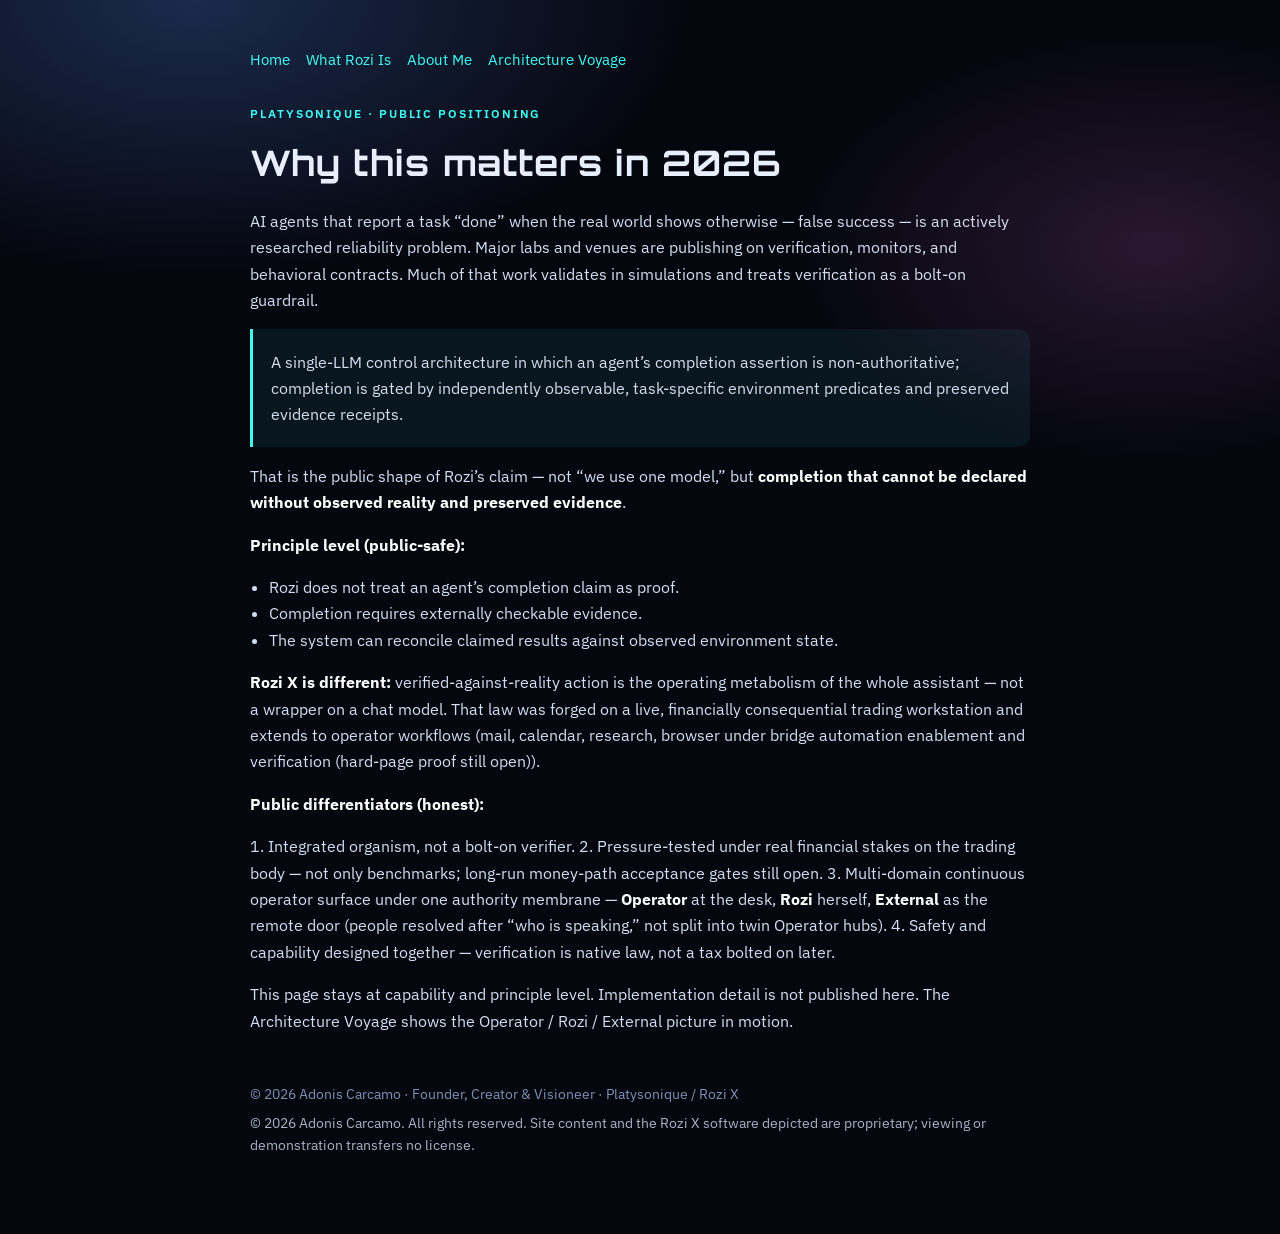
<file: why/index.html>
<!DOCTYPE html>
<html lang="en">
<head>
  <meta charset="UTF-8" />
  <meta name="viewport" content="width=device-width, initial-scale=1.0" />
  <title>Why Rozi X matters in 2026</title>
  <meta name="description" content="Public-safe differentiation: verification-first assistant organism vs bolt-on verifiers." />
  <link rel="preconnect" href="https://fonts.googleapis.com" />
  <link rel="preconnect" href="https://fonts.gstatic.com" crossorigin />
  <link href="https://fonts.googleapis.com/css2?family=Orbitron:wght@500;700&family=IBM+Plex+Sans:wght@400;500;600&display=swap" rel="stylesheet" />
  <style>
:root{--bg:#05070f;--panel:rgba(8,12,24,.92);--stroke:rgba(120,160,255,.22);--text:#e8eefc;--muted:#8b9bb8;--accent:#3dfff3;--accent-2:#ff7a59;--font-display:"Orbitron",system-ui,sans-serif;--font-body:"IBM Plex Sans",system-ui,sans-serif}
*{box-sizing:border-box}html{scroll-behavior:smooth}
body{margin:0;min-height:100vh;font-family:var(--font-body);color:var(--text);background:radial-gradient(900px 500px at 15% 0%,#1b2b4d 0%,transparent 55%),radial-gradient(700px 420px at 90% 20%,#2a1830 0%,transparent 50%),var(--bg);line-height:1.65}
.wrap{max-width:820px;margin:0 auto;padding:3rem 1.25rem 4rem}
nav{display:flex;gap:1rem;flex-wrap:wrap;margin-bottom:2rem;font-size:.92rem}
nav a{color:var(--accent);text-decoration:none}
nav a:hover{text-decoration:underline}
.eyebrow{color:var(--accent);letter-spacing:.16em;text-transform:uppercase;font-size:.75rem;font-weight:600;margin:0 0 .6rem}
h1,h2{font-family:var(--font-display);letter-spacing:.03em}
h1{font-size:clamp(1.6rem,3.5vw,2.2rem);margin:0 0 1rem}
h2{font-size:1.15rem;margin:2rem 0 .75rem;color:#cfe0ff}
p{color:#d5def0}p.note{color:var(--muted);font-size:.95rem}
blockquote{margin:1rem 0;padding:.85rem 1.1rem;border-left:3px solid var(--accent);background:rgba(61,255,243,.06);border-radius:0 12px 12px 0}
blockquote p{margin:.35rem 0}
ul{padding-left:1.2rem;color:#d5def0}
hr{border:0;border-top:1px solid var(--stroke);margin:2rem 0}
hr.major{margin:3rem 0;border-top-color:rgba(255,122,89,.35)}
footer{margin-top:3rem;color:#7f91b5;font-size:.9rem}
strong{color:#fff}
</style>
</head>
<body>
  <div class="wrap">
    <nav>
      <a href="../">Home</a>
      <a href="../about/">What Rozi Is</a>
      <a href="../about/me/">About Me</a>
      <a href="../voyage/">Architecture Voyage</a>
    </nav>
    <p class="eyebrow">Platysonique · Public positioning</p>
    <h1>Why this matters in 2026</h1>
<p>AI agents that report a task “done” when the real world shows otherwise — false success — is an actively researched reliability problem. Major labs and venues are publishing on verification, monitors, and behavioral contracts. Much of that work validates in simulations and treats verification as a bolt-on guardrail.</p>
<blockquote>
<p>A single-LLM control architecture in which an agent’s completion assertion is non-authoritative; completion is gated by independently observable, task-specific environment predicates and preserved evidence receipts.</p>
</blockquote>
<p>That is the public shape of Rozi’s claim — not “we use one model,” but <strong>completion that cannot be declared without observed reality and preserved evidence</strong>.</p>
<p><strong>Principle level (public-safe):</strong></p>
<ul>
<li>Rozi does not treat an agent’s completion claim as proof.</li>
<li>Completion requires externally checkable evidence.</li>
<li>The system can reconcile claimed results against observed environment state.</li>
</ul>
<p><strong>Rozi X is different:</strong> verified-against-reality action is the operating metabolism of the whole assistant — not a wrapper on a chat model. That law was forged on a live, financially consequential trading workstation and extends to operator workflows (mail, calendar, research, browser under bridge automation enablement and verification (hard-page proof still open)).</p>
<p><strong>Public differentiators (honest):</strong></p>
<p>1. Integrated organism, not a bolt-on verifier. 2. Pressure-tested under real financial stakes on the trading body — not only benchmarks; long-run money-path acceptance gates still open. 3. Multi-domain continuous operator surface under one authority membrane — <strong>Operator</strong> at the desk, <strong>Rozi</strong> herself, <strong>External</strong> as the remote door (people resolved after “who is speaking,” not split into twin Operator hubs). 4. Safety and capability designed together — verification is native law, not a tax bolted on later.</p>
<p>This page stays at capability and principle level. Implementation detail is not published here. The Architecture Voyage shows the Operator / Rozi / External picture in motion.</p>
    <footer class="site-credit">© 2026 Adonis Carcamo · Founder, Creator &amp; Visioneer · Platysonique / Rozi X</footer>
    <p class="site-credit rights-notice" style="font-size:.85em;opacity:.8;margin-top:.4rem">© 2026 Adonis Carcamo. All rights reserved. Site content and the Rozi&nbsp;X software depicted are proprietary; viewing or demonstration transfers no license.</p>
  </div>
</body>
</html>
</file>
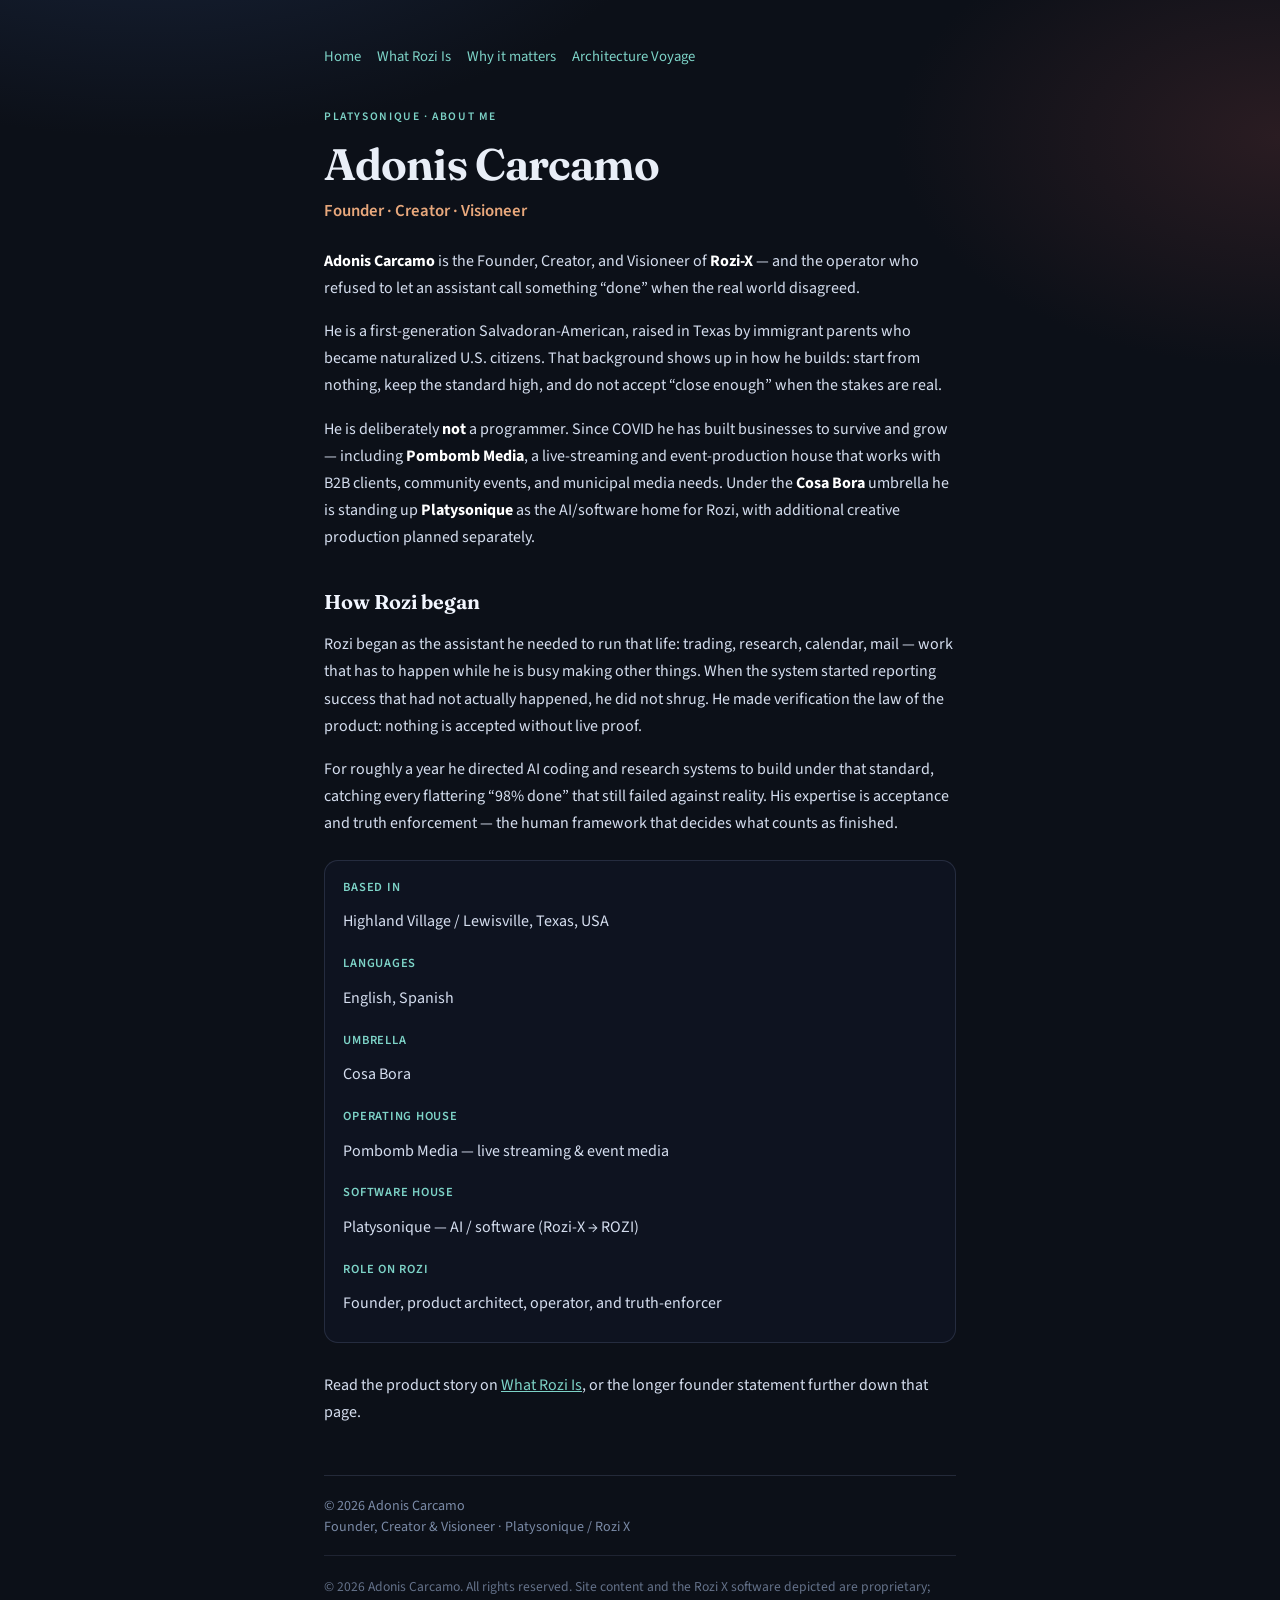
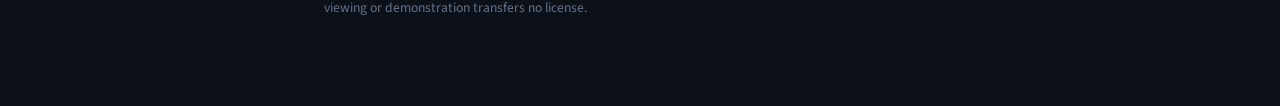
<file: about/me/index.html>
<!DOCTYPE html>
<html lang="en">
<head>
  <meta charset="UTF-8" />
  <meta name="viewport" content="width=device-width, initial-scale=1.0" />
  <title>About Me — Adonis Carcamo</title>
  <meta name="description" content="Adonis Carcamo — Founder, Creator & Visioneer of Rozi-X. First-generation Salvadoran-American operator behind Platysonique and Pombomb Media." />
  <link rel="preconnect" href="https://fonts.googleapis.com" />
  <link rel="preconnect" href="https://fonts.gstatic.com" crossorigin />
  <link href="https://fonts.googleapis.com/css2?family=Fraunces:opsz,wght@9..144,500;9..144,650&family=Source+Sans+3:wght@400;500;600&display=swap" rel="stylesheet" />
  <style>
:root {
  --bg: #0c1018;
  --ink: #e9eef7;
  --muted: #9aa8c0;
  --line: rgba(180, 200, 255, 0.14);
  --accent: #7dd3c7;
  --warm: #e8a87c;
  --panel: rgba(16, 22, 36, 0.72);
  --font-display: "Fraunces", Georgia, serif;
  --font-body: "Source Sans 3", system-ui, sans-serif;
}
* { box-sizing: border-box; }
body {
  margin: 0;
  min-height: 100vh;
  font-family: var(--font-body);
  color: var(--ink);
  background:
    radial-gradient(1000px 560px at 12% -10%, #1a2740 0%, transparent 55%),
    radial-gradient(800px 480px at 100% 8%, #2a1c22 0%, transparent 48%),
    #0c1018;
  line-height: 1.7;
}
.wrap { max-width: 42rem; margin: 0 auto; padding: 2.75rem 1.25rem 4.5rem; }
nav { display: flex; gap: 1rem; flex-wrap: wrap; margin-bottom: 2.4rem; font-size: 0.92rem; }
nav a { color: var(--accent); text-decoration: none; }
nav a:hover { text-decoration: underline; }
.eyebrow {
  color: var(--accent);
  letter-spacing: 0.14em;
  text-transform: uppercase;
  font-size: 0.72rem;
  font-weight: 600;
  margin: 0 0 0.75rem;
}
h1 {
  font-family: var(--font-display);
  font-weight: 650;
  font-size: clamp(2rem, 5vw, 2.75rem);
  line-height: 1.15;
  margin: 0 0 0.45rem;
  letter-spacing: -0.02em;
}
.role {
  color: var(--warm);
  font-weight: 600;
  margin: 0 0 1.4rem;
  font-size: 1.05rem;
}
h2 {
  font-family: var(--font-display);
  font-weight: 650;
  font-size: 1.25rem;
  margin: 2.1rem 0 0.75rem;
  color: #f2f6ff;
}
p { color: #d5deef; margin: 0 0 1rem; }
.facts {
  margin: 1.4rem 0 1.8rem;
  padding: 1rem 1.15rem;
  background: var(--panel);
  border: 1px solid var(--line);
  border-radius: 14px;
}
.facts dl { margin: 0; display: grid; gap: 0.55rem; }
.facts dt { color: var(--accent); font-size: 0.78rem; text-transform: uppercase; letter-spacing: 0.06em; font-weight: 600; }
.facts dd { margin: 0.1rem 0 0.55rem; color: #d5deef; }
.site-credit {
  margin-top: 3rem;
  padding-top: 1.25rem;
  border-top: 1px solid var(--line);
  color: #7a8aa6;
  font-size: 0.88rem;
  line-height: 1.55;
}
.site-credit a { color: var(--accent); text-decoration: none; }
.site-credit a:hover { text-decoration: underline; }
strong { color: #fff; }
</style>
</head>
<body>
  <div class="wrap">
    <nav>
      <a href="../../">Home</a>
      <a href="../">What Rozi Is</a>
      <a href="../../why/">Why it matters</a>
      <a href="../../voyage/">Architecture Voyage</a>
    </nav>

    <p class="eyebrow">Platysonique · About Me</p>
    <h1>Adonis Carcamo</h1>
    <p class="role">Founder · Creator · Visioneer</p>

    <p>
      <strong>Adonis Carcamo</strong> is the Founder, Creator, and Visioneer of
      <strong>Rozi-X</strong> — and the operator who refused to let an assistant call
      something “done” when the real world disagreed.
    </p>
    <p>
      He is a first-generation Salvadoran-American, raised in Texas by immigrant parents
      who became naturalized U.S. citizens. That background shows up in how he builds:
      start from nothing, keep the standard high, and do not accept “close enough” when
      the stakes are real.
    </p>
    <p>
      He is deliberately <strong>not</strong> a programmer. Since COVID he has built
      businesses to survive and grow — including <strong>Pombomb Media</strong>, a
      live-streaming and event-production house that works with B2B clients, community
      events, and municipal media needs. Under the <strong>Cosa Bora</strong> umbrella
      he is standing up <strong>Platysonique</strong> as the AI/software home for Rozi,
      with additional creative production planned separately.
    </p>

    <h2>How Rozi began</h2>
    <p>
      Rozi began as the assistant he needed to run that life: trading, research, calendar,
      mail — work that has to happen while he is busy making other things. When the system
      started reporting success that had not actually happened, he did not shrug. He made
      verification the law of the product: nothing is accepted without live proof.
    </p>
    <p>
      For roughly a year he directed AI coding and research systems to build under that
      standard, catching every flattering “98% done” that still failed against reality.
      His expertise is acceptance and truth enforcement — the human framework that decides
      what counts as finished.
    </p>

    <div class="facts">
      <dl>
        <dt>Based in</dt>
        <dd>Highland Village / Lewisville, Texas, USA</dd>
        <dt>Languages</dt>
        <dd>English, Spanish</dd>
        <dt>Umbrella</dt>
        <dd>Cosa Bora</dd>
        <dt>Operating house</dt>
        <dd>Pombomb Media — live streaming &amp; event media</dd>
        <dt>Software house</dt>
        <dd>Platysonique — AI / software (Rozi-X → ROZI)</dd>
        <dt>Role on Rozi</dt>
        <dd>Founder, product architect, operator, and truth-enforcer</dd>
      </dl>
    </div>

    <p>
      Read the product story on
      <a href="../" style="color:var(--accent)">What Rozi Is</a>,
      or the longer founder statement further down that page.
    </p>

    <p class="site-credit">
      © 2026 Adonis Carcamo<br />
      Founder, Creator &amp; Visioneer · Platysonique / Rozi X
    </p>
    <p class="site-credit rights-notice" style="font-size:.85em;opacity:.8;margin-top:.4rem">© 2026 Adonis Carcamo. All rights reserved. Site content and the Rozi&nbsp;X software depicted are proprietary; viewing or demonstration transfers no license.</p>
  </div>
</body>
</html>
</file>
<file: voyage/assets/index-p3lNNk_p.css>
:root{--bg: #05070f;--panel: rgba(8, 12, 24, .92);--stroke: rgba(120, 160, 255, .22);--text: #e8eefc;--muted: #8b9bb8;--accent: #3dfff3;--glow: rgba(61, 255, 243, .35);--font-display: "Orbitron", system-ui, sans-serif;--font-body: "IBM Plex Sans", system-ui, sans-serif}*{box-sizing:border-box}html,body,#app{margin:0;height:100%;width:100%;overflow:hidden;background:var(--bg);color:var(--text);font-family:var(--font-body)}#app{display:grid;grid-template-columns:minmax(300px,380px) minmax(0,1fr);grid-template-rows:minmax(0,1fr);height:100%;position:relative}#panel{z-index:2;display:flex;flex-direction:column;gap:0;padding:0;border-right:1px solid var(--stroke);background:radial-gradient(1200px 500px at -10% -20%,rgba(91,140,255,.18),transparent 55%),radial-gradient(800px 400px at 110% 10%,rgba(255,79,216,.12),transparent 50%),var(--panel);-webkit-backdrop-filter:blur(10px);backdrop-filter:blur(10px);overflow:hidden;min-height:0}.drawer-toggle{display:none}.panel-body{display:flex;flex-direction:column;gap:1rem;padding:1.25rem 1.15rem 1rem;overflow:auto;min-height:0;flex:1}.brand .eyebrow{margin:0 0 .35rem;font-family:var(--font-display);font-size:.7rem;letter-spacing:.18em;text-transform:uppercase;color:var(--accent)}.brand h1{margin:0 0 .55rem;font-family:var(--font-display);font-size:1.35rem;font-weight:700;letter-spacing:.04em}.lede{margin:0;color:var(--muted);font-size:.92rem;line-height:1.45}.block h2{margin:0 0 .65rem;font-family:var(--font-display);font-size:.72rem;letter-spacing:.14em;text-transform:uppercase;color:var(--muted)}.category-lede{margin:-.25rem 0 .85rem;color:var(--muted);font-size:.82rem;line-height:1.4}.scenario-categories{display:flex;flex-direction:column;gap:1.1rem}.scenario-category{display:flex;flex-direction:column;gap:.45rem}.scenario-category-head{display:flex;flex-direction:column;gap:.2rem;padding-bottom:.35rem;border-bottom:1px solid rgba(120,160,255,.18)}.scenario-category-head .cat-title{font-family:var(--font-display);font-size:.78rem;letter-spacing:.1em;text-transform:uppercase;color:var(--accent)}.scenario-category-head .cat-blurb{color:var(--muted);font-size:.78rem;line-height:1.35}.scenario-category[data-category=autonomous] .cat-title{color:#fb923c}.scenario-grid{display:grid;gap:.45rem}.scenario-grid button{-webkit-appearance:none;-moz-appearance:none;appearance:none;text-align:left;border:1px solid var(--stroke);border-radius:10px;background:#ffffff08;color:var(--text);padding:.65rem .75rem;cursor:pointer;transition:border-color .2s ease,background .2s ease,transform .15s ease}.scenario-grid button:hover{border-color:#3dfff38c;background:#3dfff314;transform:translateY(-1px)}.scenario-grid button.active{border-color:var(--scenario, var(--accent));box-shadow:0 0 0 1px color-mix(in srgb,var(--scenario, var(--accent)) 55%,transparent);background:color-mix(in srgb,var(--scenario, var(--accent)) 14%,transparent)}.scenario-grid .title{display:block;font-weight:600;font-size:.92rem}.scenario-grid .blurb{display:block;margin-top:.2rem;color:var(--muted);font-size:.78rem}.status-card{border:1px solid var(--stroke);border-radius:10px;padding:.75rem;min-height:4.5rem;background:#00000040}.status-card .now-node{font-family:var(--font-display);font-size:.95rem;color:var(--accent);margin:0 0 .35rem}.status-card .now-text{margin:0;color:var(--text);font-size:.88rem;line-height:1.4}.status-idle{margin:0;color:var(--muted)}.step-log{margin:.65rem 0 0;padding:0 0 0 1.1rem;max-height:220px;overflow:auto;color:var(--muted);font-size:.8rem;line-height:1.35}.step-log li{margin-bottom:.35rem}.step-log li.current{color:var(--text)}.foot{margin-top:auto;display:grid;grid-template-columns:1fr 1fr;gap:.5rem}.foot button{-webkit-appearance:none;-moz-appearance:none;appearance:none;border:1px solid var(--stroke);border-radius:8px;background:#ffffff0a;color:var(--text);padding:.55rem .65rem;cursor:pointer;font-family:var(--font-body)}.foot button:disabled{opacity:.4;cursor:not-allowed}.hint{grid-column:1 / -1;margin:.35rem 0 0;color:var(--muted);font-size:.72rem}#viewport{position:relative;min-width:0;min-height:0;height:100%;width:100%;display:flex;flex-direction:column;overflow:hidden;background:radial-gradient(circle at 50% 30%,rgba(40,70,140,.35),transparent 55%),radial-gradient(circle at 70% 80%,rgba(120,30,90,.2),transparent 45%),#03050c}#stage-wrap{position:relative;min-width:0;min-height:0;flex:1 1 auto;height:100%;width:100%;overflow:hidden}#stage{position:relative;min-width:0;min-height:0;height:100%;width:100%;overflow:hidden}.movement-explainer{position:absolute;top:1rem;right:1rem;z-index:30;width:min(320px,calc(100% - 2rem));max-height:calc(100% - 2rem);overflow:auto;padding:.85rem .95rem .9rem;border:1px solid rgba(120,160,255,.28);border-radius:12px;background:linear-gradient(160deg,#0c1224f0,#060a16eb);box-shadow:0 0 0 1px #3dfff30f,0 12px 40px #00000073;-webkit-backdrop-filter:blur(10px);backdrop-filter:blur(10px);-webkit-overflow-scrolling:touch;pointer-events:none}.movement-explainer::-webkit-scrollbar{width:6px}.movement-explainer::-webkit-scrollbar-thumb{background:#78a0ff59;border-radius:999px}.explainer-kicker{margin:0 0 .3rem;font-family:var(--font-display);font-size:.62rem;letter-spacing:.16em;text-transform:uppercase;color:var(--accent)}.movement-explainer h2{margin:0 0 .45rem;font-family:var(--font-display);font-size:.92rem;font-weight:600;letter-spacing:.03em;color:var(--text)}#explainer-body{margin:0;color:var(--muted);font-size:.84rem;line-height:1.45}.explainer-simultaneous{margin:.55rem 0 0;padding:.5rem .55rem .5rem .65rem;border-left:2px solid rgba(245,197,66,.65);background:#f5c5420f;border-radius:0 8px 8px 0;color:#fceab4eb;font-size:.78rem;line-height:1.4}.explainer-step{margin:.65rem 0 0;padding-top:.55rem;border-top:1px solid rgba(120,160,255,.18);font-family:var(--font-display);font-size:.68rem;letter-spacing:.08em;text-transform:uppercase;color:#e8eefc8c}#stage canvas{display:block;width:100%!important;height:100%!important}.fatal-banner{position:absolute;top:1rem;right:1rem;bottom:1rem;left:1rem;z-index:3;display:flex;align-items:center;justify-content:center;padding:1rem;border:1px solid rgba(255,120,120,.45);border-radius:12px;background:#280a10eb;color:#ffd0d0;font-size:.95rem;line-height:1.4;text-align:center}#node-tooltip{display:none!important}@media(max-width:900px){html,body{height:100%;overflow:hidden}#app{grid-template-columns:1fr;grid-template-rows:auto minmax(0,1fr);height:100dvh;overflow:hidden}#panel{border-right:none;border-bottom:1px solid var(--stroke);max-height:none;z-index:40}.drawer-toggle{display:flex;align-items:center;gap:.55rem;width:100%;-webkit-appearance:none;-moz-appearance:none;appearance:none;border:0;border-bottom:1px solid rgba(120,160,255,.16);background:#080c18f5;color:var(--text);padding:.7rem .9rem;cursor:pointer;font-family:var(--font-body);text-align:left}.drawer-toggle-label{font-family:var(--font-display);font-size:.72rem;letter-spacing:.14em;text-transform:uppercase;color:var(--accent);flex:0 0 auto}.drawer-active-title{flex:1 1 auto;min-width:0;overflow:hidden;text-overflow:ellipsis;white-space:nowrap;color:var(--muted);font-size:.82rem}.drawer-chevron{color:var(--muted);transition:transform .18s ease}#app.drawer-collapsed .drawer-chevron{transform:rotate(-90deg)}.panel-body{max-height:min(58dvh,420px);transition:max-height .22s ease,opacity .18s ease,padding .18s ease}#app.drawer-collapsed .panel-body{max-height:0;opacity:0;padding-top:0;padding-bottom:0;overflow:hidden;pointer-events:none}#viewport{min-height:0;height:auto}#stage-wrap{flex:1 1 auto;min-height:42dvh;height:auto}.movement-explainer{position:static;top:auto;right:auto;bottom:auto;left:auto;z-index:1;width:100%;max-height:min(28dvh,200px);flex:0 0 auto;border-radius:0;border-left:0;border-right:0;border-bottom:0;pointer-events:auto;box-shadow:none;padding:.75rem .85rem .9rem}.movement-explainer h2{font-size:.84rem}#explainer-body{font-size:.8rem;line-height:1.4}.explainer-simultaneous{font-size:.72rem;padding:.4rem .45rem .4rem .55rem}.explainer-step{font-size:.62rem}.scene-nav-info{display:none!important}}@media(max-width:480px){#stage-wrap{min-height:40dvh}.movement-explainer{max-height:min(30dvh,180px);padding:.65rem .75rem .8rem}.explainer-kicker{font-size:.58rem}.panel-body{max-height:min(62dvh,460px)}}
</file>
